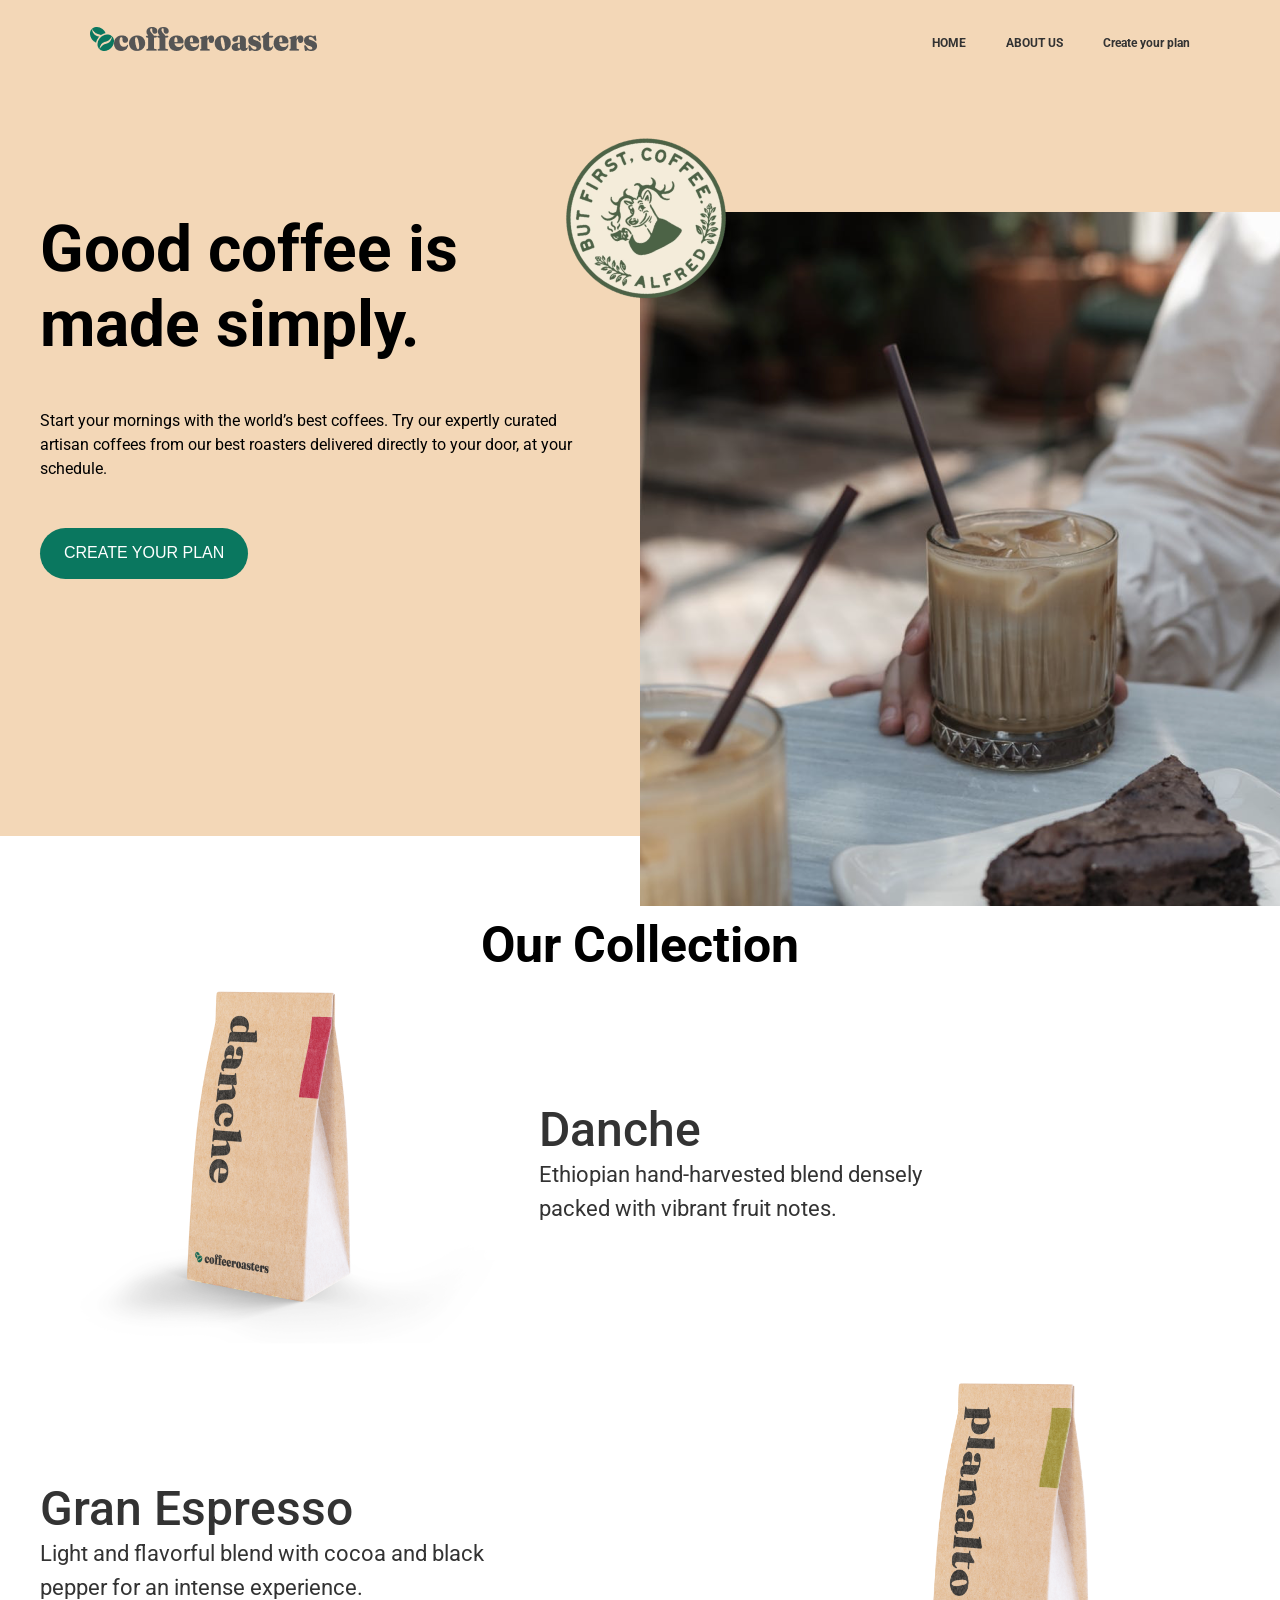
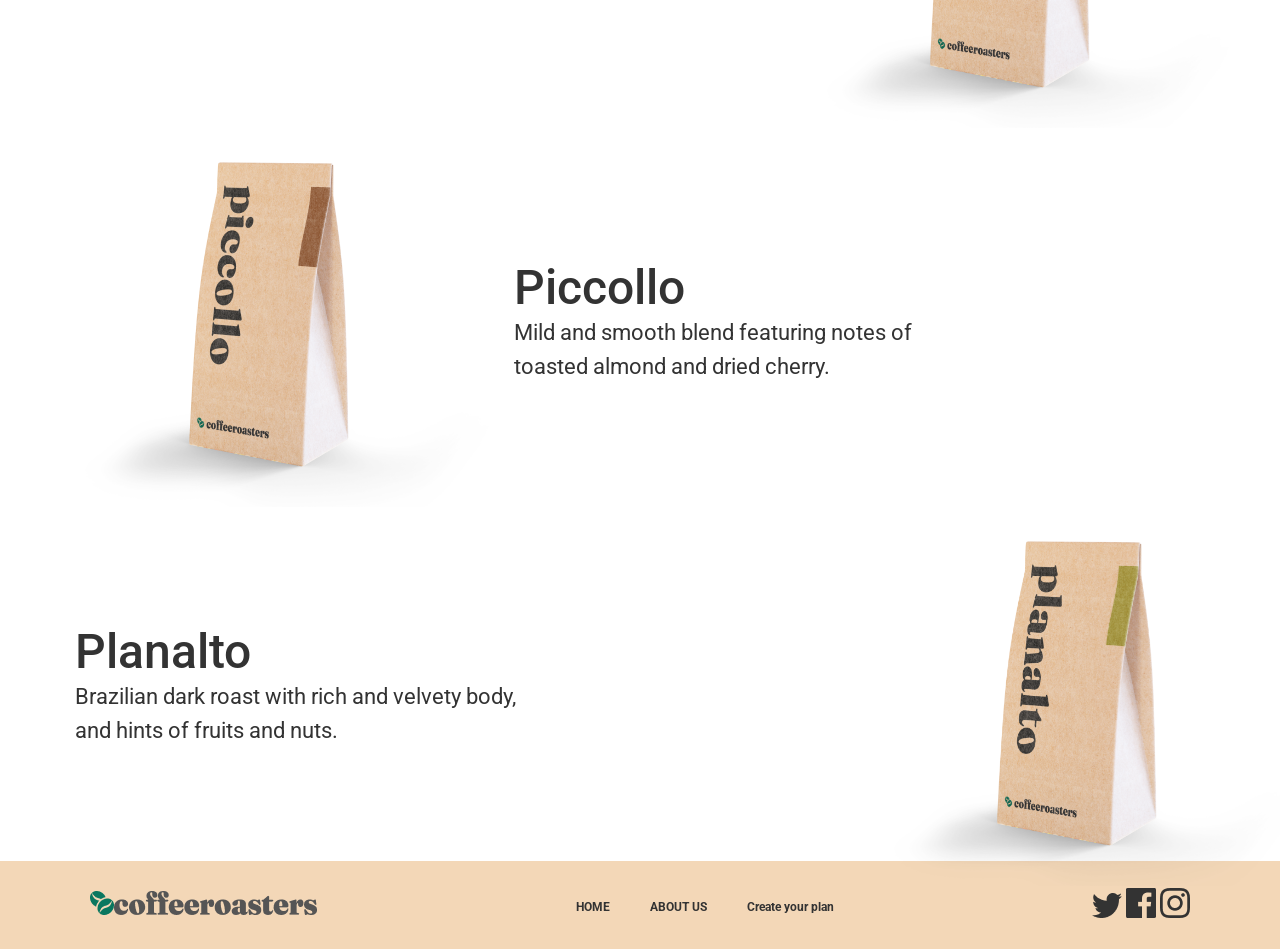
<file: index.html>
<!DOCTYPE html>
<html lang="en">
<head>
    <meta charset="UTF-8">
    <meta name="viewport" content="width=device-width, initial-scale=1.0">
    <link rel="stylesheet" href="./style.css">
    <title>Document</title>
</head>
<body>

    <header>
        <div class="container">
            <nav class="navbar">
                <span class="coffelogo">
                    <img src="./images/Group 3614 (1).png" alt="coffe logo">
                </span>


                <ul class="navlist">
                    <li>
                        <a href="" class="navlink">HOME</a>
                    </li>
                     <li>
                        <a href="./about.html" class="navlink">ABOUT US</a>
                    </li>
                     <li>
                        <a href="" class="navlink">Create your plan</a>
                    </li>
                </ul>



            </nav>


            <div class="wrapper">
                <h2 class="coffe">
                    Good coffee is made simply.
                </h2>

                <p class="text">
                    Start your mornings with the world’s best coffees. Try our expertly curated artisan coffees from our best roasters delivered directly to your door, at your schedule.
                </p>

                <button class="plan">
                    Create your plan
                </button>


                <img src="./images/Rectangle 679 (2).png" alt="ice coffe" >
                <img src="./images/image 40 (1).png" alt="img">

            </div>

        </div>
    </header>


    <main>
        <div class="container">
            <div class="wrap">
                <h3 class="collection">
                    Our Collection
                </h3>

                <div class="menu">
                    <div class="menuimg">
                        <img src="/images/kopi4.png" alt="danche">
                    </div>

                    <div>
                        <span class="menucollection">
                            Danche
                        </span>

                        <p class="menutext">
                            Ethiopian hand-harvested blend densely packed with vibrant fruit notes.
                        </p>
                    </div>
                </div>

                <div class="menu">

                    <div>
                        <span class="menucollection">
                            Gran Espresso
                        </span>

                        <p class="menutext">
                            Light and flavorful blend with cocoa and black pepper for an intense experience.
                        </p>
                    </div>

                    <div class="menuimg">
                        <img src="./images/kopi2.svg" alt="gran">

                    </div>
                </div>

                <div class="menu">
                    <div class="menuimg">
                        <img src="./images/kopi3.png" alt="danche">
                    </div>

                    <div>
                        <span class="menucollection">
                            Piccollo
                        </span>

                        <p class="menutext">
                            Mild and smooth blend featuring notes of toasted almond and dried cherry.
                        </p>
                    </div>
                </div>

                <div class="menu">

                    <div>
                        <span class="menucollection">
                            Planalto
                        </span>

                        <p class="menutext">
                            Brazilian dark roast with rich and velvety body, and hints of fruits and nuts.  
                        </p>
                    </div>

                    <div class="menuimgg">
                        <img src="./images/kopi2.svg" alt="gran">
                    </div>
                </div>

               

            </div>
        </div>
    </main>


    <footer>
        <div class="container">
            <nav class="navbar"><span>
                <img src="./images/Group 3614 (1).png" alt="coffelogo">
            </span>

            <ul class="navlist">
                <li>
                    <a href="" class="navlink">HOME</a>
                </li>
                 <li>
                    <a href="" class="navlink">ABOUT US</a>
                </li>
                 <li>
                    <a href="" class="navlink">Create your plan</a>
                </li>
            </ul>

            <div>
                <img src="./images/Path.png" alt="logo">
                <img src="./images/Path (1).png" alt="logo">
                <img src="./images/Shape.png" alt="logo">
            </div>
        </nav>
            
        </div>
    </footer>
</body>
</html>
</file>
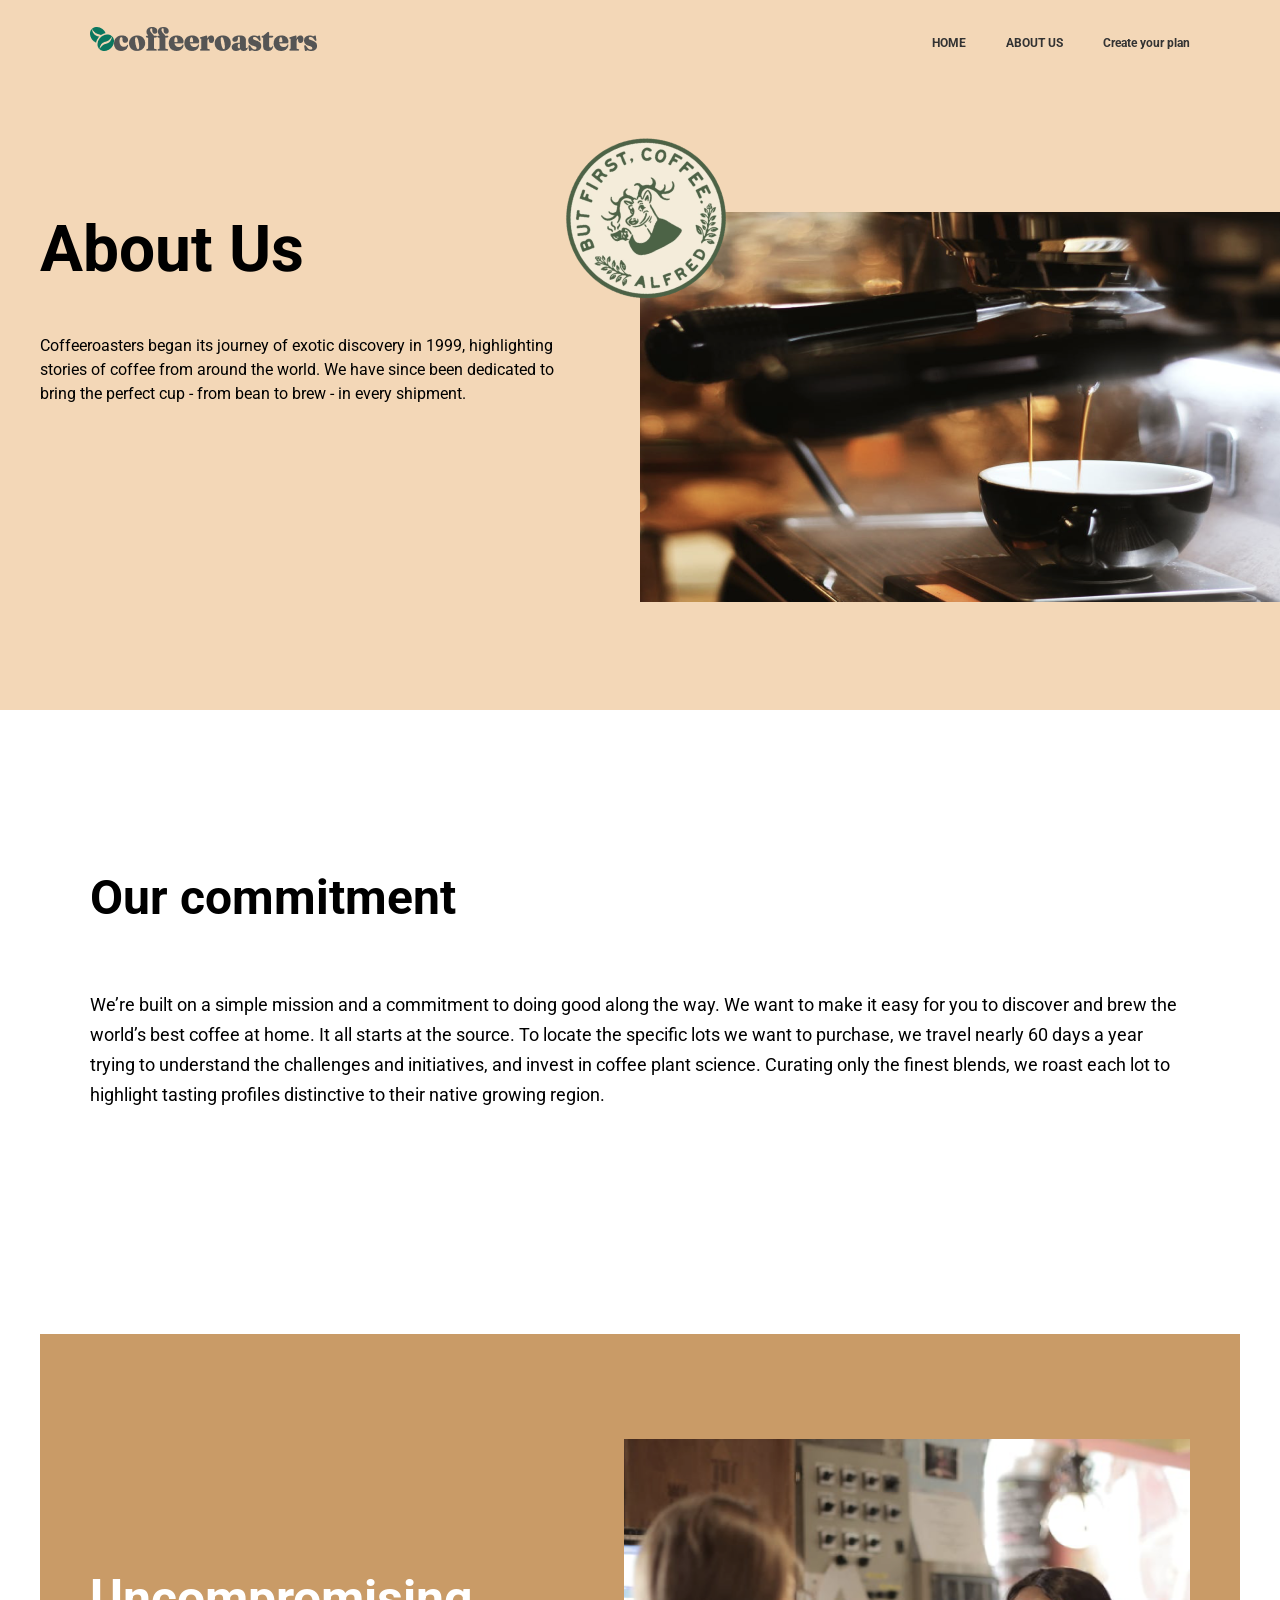
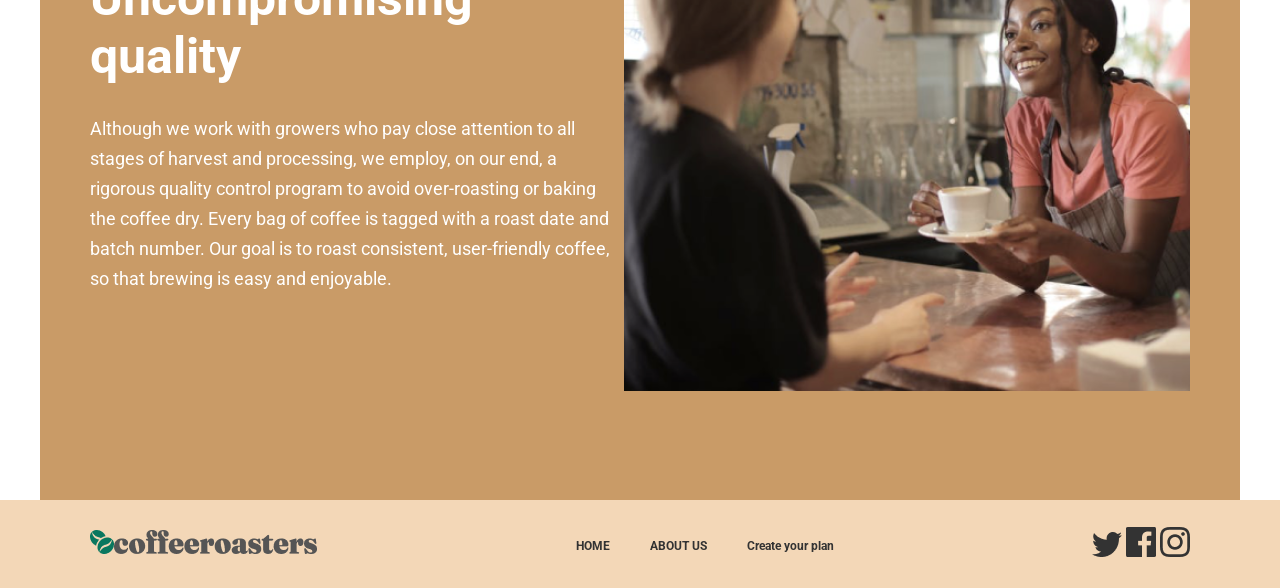
<file: about.html>
<!DOCTYPE html>
<html lang="en">

<head>
    <meta charset="UTF-8">
    <meta name="viewport" content="width=device-width, initial-scale=1.0">
    <link rel="stylesheet" href="./style.css">
    <title>Document</title>
</head>

<body>
    <header>
        <div class="container">
            <nav class="navbar">
                <span class="coffelogo">
                    <img src="./images/Group 3614 (1).png" alt="coffe logo">
                </span>


                <ul class="navlist">
                    <li>
                        <a href="./index.html" class="navlink">HOME</a>
                    </li>
                    <li>
                        <a href="" class="navlink">ABOUT US</a>
                    </li>
                    <li>
                        <a href="" class="navlink">Create your plan</a>
                    </li>
                </ul>



            </nav>


            <div class="wrapper">
                <h2 class="coffe">
                    About Us
                </h2>

                <p class="text">
                    Coffeeroasters began its journey of exotic discovery in 1999, highlighting stories of coffee from
                    around the world. We have since been dedicated to bring the perfect cup - from bean to brew - in
                    every shipment.
                </p>

                <img src="./images/Rectangle 679 (3).png" alt="ice coffe">
                <img src="./images/image 40 (1).png" alt="img">

            </div>

        </div>
    </header>


    <main>
        <div class="container">
            <div class="coffemenu">
               

                <div class="coffecontent">
                    <span class="commitment">
                        Our commitment
                    </span>

                    <p class="coffemenutext">
                        We’re built on a simple mission and a commitment to doing good along the way. We want to make it
                        easy for you to discover and brew the world’s best coffee at home. It all starts at the source.
                        To locate the specific lots we want to purchase, we travel nearly 60 days a year trying to
                        understand the challenges and initiatives, and invest in coffee plant science. Curating only the
                        finest blends, we roast each lot to highlight tasting profiles distinctive to their native
                        growing region.
                    </p>
                </div>

            </div>
        </div>

    </main>



    <section>
        <div class="container">
            <div class="cofffemenu">
                <div class="cofffemenutext">
                    <h2 class="cofffecontent">
                        Uncompromising quality
                    </h2>

                    <p class="cofffemenutext">
                        Although we work with growers who pay close attention to all stages of harvest and processing, we employ, on our end, a
                        rigorous quality control program to avoid over-roasting or baking the coffee dry. Every bag of coffee is tagged with a
                        roast date and batch number. Our goal is to roast consistent, user-friendly coffee, so that brewing is easy and
                        enjoyable.
                    </p>
                </div>

               <section class="img">
                <img src="./images/Rectangle 681.png" alt="imgggg">
               </section>
            </div>
        </div>
    </section>


    <footer>
        <div class="container">
            <nav class="navbar"><span>
                    <img src="./images/Group 3614 (1).png" alt="coffelogo">
                </span>
    
                <ul class="navlist">
                    <li>
                        <a href="" class="navlink">HOME</a>
                    </li>
                    <li>
                        <a href="" class="navlink">ABOUT US</a>
                    </li>
                    <li>
                        <a href="" class="navlink">Create your plan</a>
                    </li>
                </ul>
    
                <div class="vv">
                    <img src="./images/Path.png" alt="logo">
                    <img src="./images/Path (1).png" alt="logo">
                    <img src="./images/Shape.png" alt="logo">
                </div>
            </nav>
    
        </div>
    </footer>
</body>

</html>
</file>
<file: style.css>
@import url('https://fonts.googleapis.com/css2?family=Mulish:ital,wght@0,200..1000;1,200..1000&family=Roboto:ital,wght@0,100;0,300;0,400;0,500;0,700;0,900;1,100;1,300;1,400;1,500;1,700;1,900&display=swap');

* {
    margin: 0;
    padding: 0;
    box-sizing: border-box;
}


body {
    font-family: "Roboto", sans-serif;
}

header , footer  {
    background: #F3D7B7;
}

ul , li  {
    list-style: none;
}

a {
    text-decoration: none;
}


.container {
    width: 1200px;
    margin: 0 auto;
}

.navbar {
    display: flex;
    align-items: center;
    justify-content: space-between;
    padding: 27px 50px;
}

.navlist {
    display: flex;
    align-items: center;
    gap: 40px;
}

.navlink {
    font-size: 12px;
    font-weight: 700;
    line-height: 14.06px;
    color: #333333;
}

.vv {
    gap: 30px;
}

.wrapper {
    width: 45%;
    padding: 130px 0 257px 0;
    position: relative;
}

.coffe {
    color: black;
    font-size: 64px;
    font-weight: 700;
    line-height: 75px;
}

.text {
    font-size: 16px;
    font-weight: 400;
    line-height: 24px;
    margin: 47px 0px;
    color: black;
}

.plan {
    padding: 16px 24px;
    border-radius: 100px;
    background: #0A775F;
    color: white;
    border: none;
    text-transform: uppercase;
    font-size: 16px;
    font-weight: 500;
    line-height: 18.75px;
}

[alt="ice coffe"] , [alt="img"] {
    position: absolute;
    transition: 0.5s;
}

[alt="ice coffe"] {
    top: 130px;
    left: 600px;
}
[alt="img"] {
    top: 30px;
    left: 500px;
}

[alt="img"]:hover {
    transform: rotate(45deg);
}

.wrap {
    margin-top: 80px;
}

.collection {
    text-align: center;
    font-size: 50px;
    font-weight: 700;
    line-height: 58.59px;
}

.menu {
    display: flex;
    align-items: center;
    justify-content: space-around;
}

.menucollection {
    color: rgb(51, 51, 51);
    font-size: 48px;
    font-weight: 500;
    line-height: 56px;
}

.menutext {
    width: 65%;
    color: rgb(51, 51, 51);
    font-size: 22px;
    font-weight: 400;
    line-height: 34px;
}


.menuimgg {
    width: 350px;
    height: 350px;
}



.coffemenu {
    padding: 160px 50px;
    display: flex;
    gap: 100px;
}

.commitment {
    font-size: 48px;
    font-weight: 700;
    line-height: 56.25px;

}

.coffemenutext {
    font-size: 18px;
    font-weight: 400;
    line-height: 30px;
    margin: 64px 0;
    width: 100%;
}

.cofffemenu {
    display: flex;
    align-items: center;
    background: #C99B67;
    padding: 105px 50px;

}

.cofffecontent {
    font-size: 50px;
    font-weight: 700;
    line-height: 58.59px;
    color: white;
    width: 20%;
}

.cofffemenutext {
    color: white;
    font-size: 18px;
    font-weight: 400;
    line-height: 30px;
    margin-top: 28px;
}
</file>
